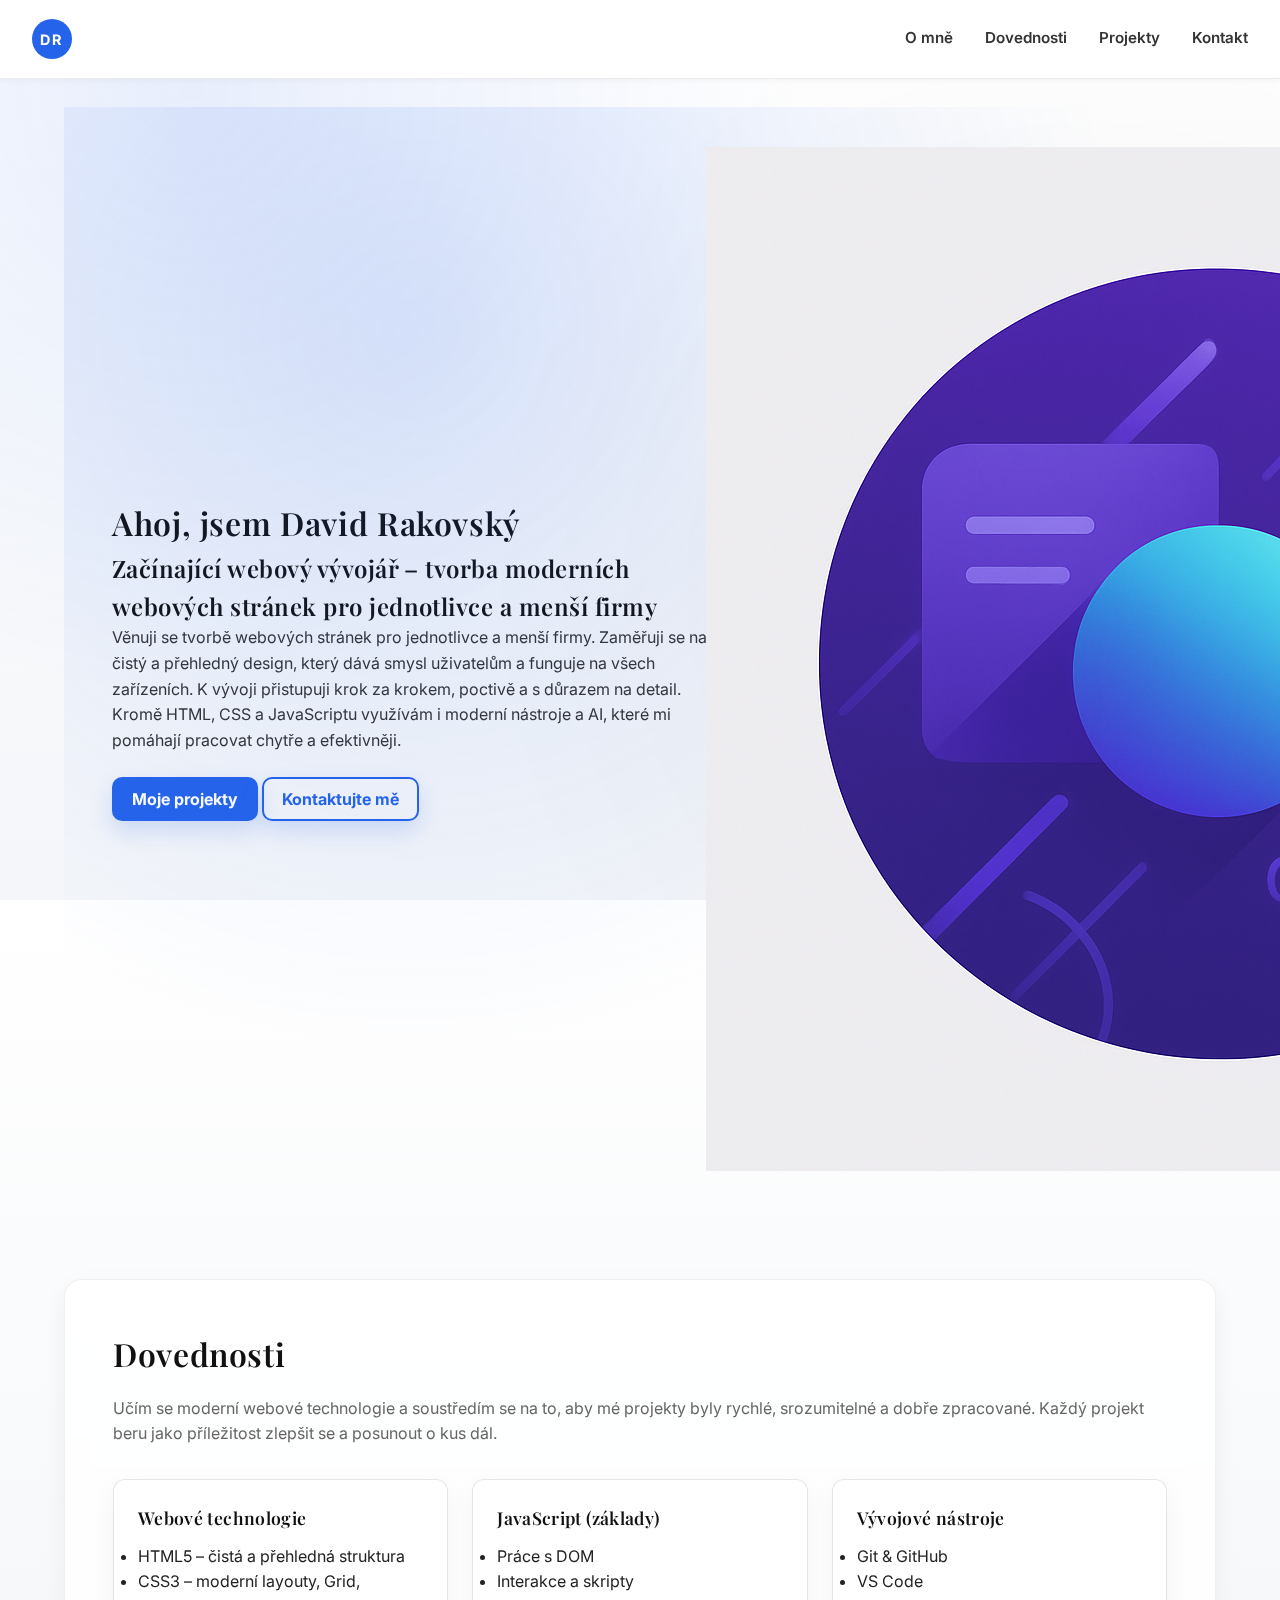
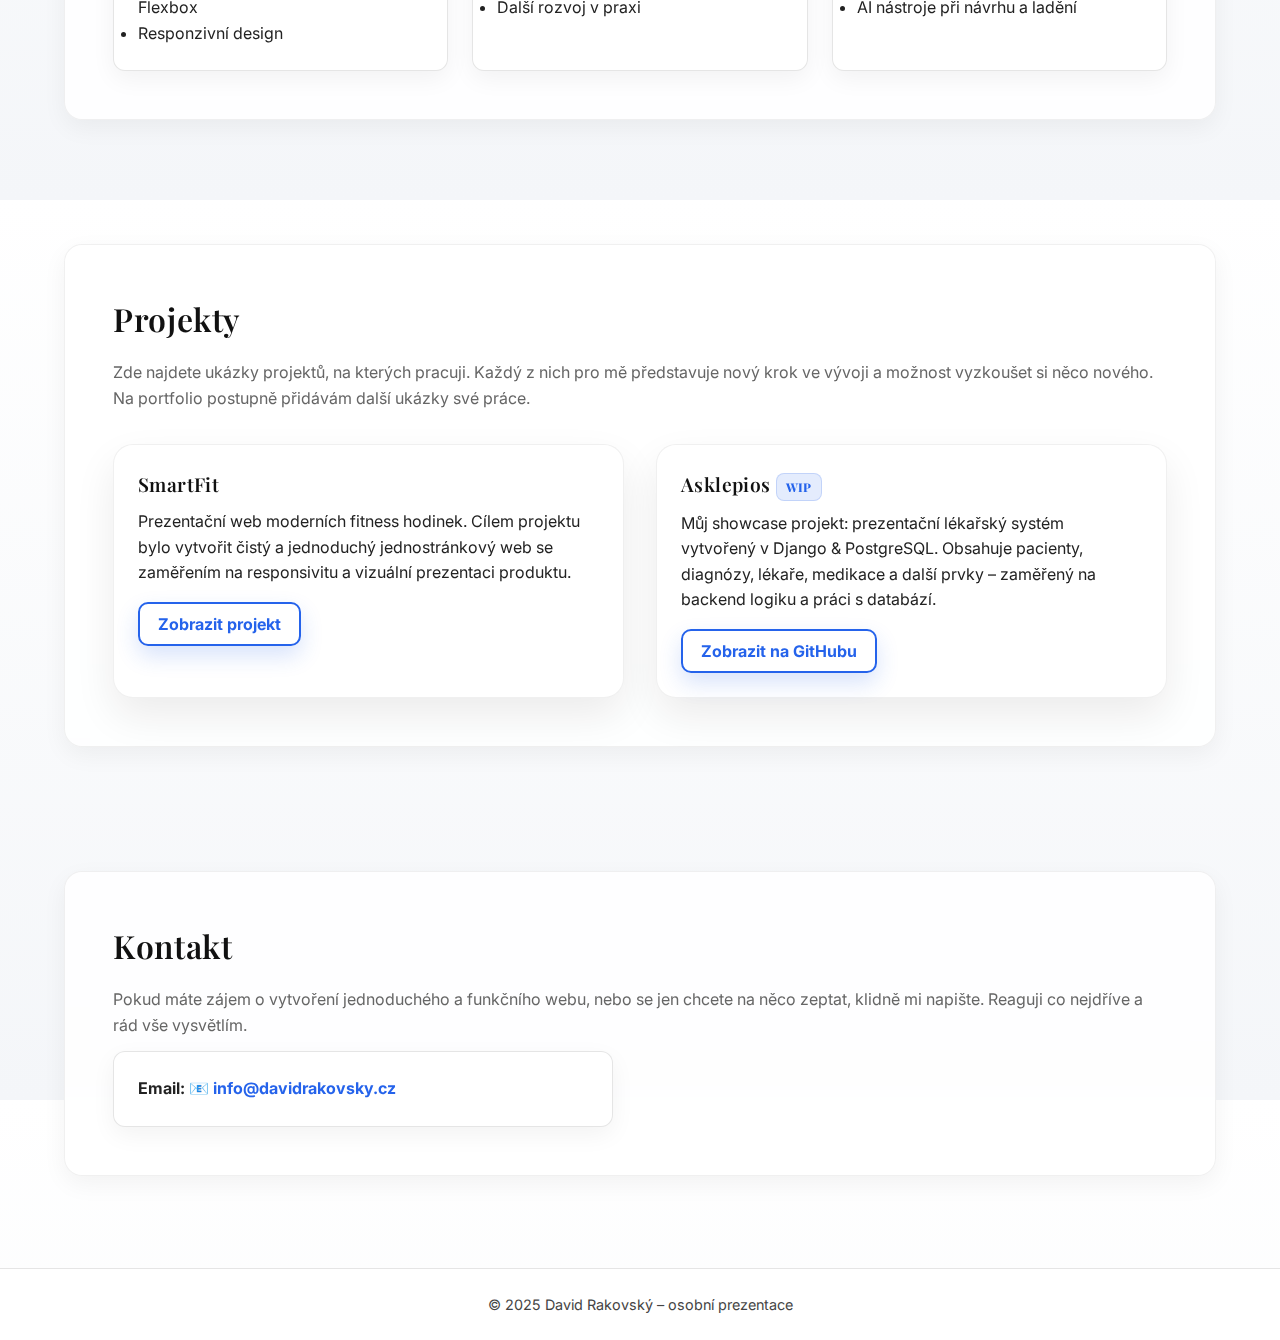
<file: index.html>
<!DOCTYPE html>
<html lang="cs">
<head>
    <meta charset="UTF-8">
    <meta name="viewport" content="width=device-width, initial-scale=1.0">

    <title>Webový vývojář David Rakovský – tvorba moderních webových stránek</title>

    <!-- Basic SEO -->
    <meta name="description" content="David Rakovský – začínající webový vývojář. Tvořím moderní, rychlé a přehledné webové stránky pro jednotlivce a menší firmy. Zaměřuji se na čistý design, responzivitu a postupný, poctivý vývoj.">
    <meta name="author" content="David Rakovský">
    <link rel="canonical" href="https://davidrakovsky.cz/">

    <!-- Open Graph (social sharing) -->
    <meta property="og:locale" content="cs_CZ">
    <meta property="og:type" content="website">
    <meta property="og:title" content="Webový vývojář David Rakovský – tvorba moderních webů">
    <meta property="og:description" content="Tvorba moderních, responzivních webových stránek pro jednotlivce a menší firmy. Důraz na čistý design, rychlost a použitelnost.">
    <meta property="og:url" content="https://davidrakovsky.cz/">
    <meta property="og:image" content="https://davidrakovsky.cz/img/avatar-tech.png">

    <!-- Twitter Cards (X) -->
    <meta name="twitter:card" content="summary_large_image">
    <meta name="twitter:title" content="Webový vývojář David Rakovský – tvorba moderních webů">
    <meta name="twitter:description" content="Tvořím jednoduché a funkční webové stránky na míru.">
    <meta name="twitter:image" content="https://davidrakovsky.cz/img/avatar-tech.png">

    <!-- Structured data – Person schema -->
    <script type="application/ld+json">
    {
      "@context": "https://schema.org",
      "@type": "Person",
      "name": "David Rakovský",
      "url": "https://davidrakovsky.cz/",
      "jobTitle": "Webový vývojář",
      "description": "Začínající webový vývojář, který staví jednoduché a funkční weby pro jednotlivce a menší firmy.",
      "image": "https://davidrakovsky.cz/img/avatar-tech.png",
      "knowsAbout": ["HTML", "CSS", "JavaScript", "Python", "Django"],
      "address": {
        "@type": "PostalAddress",
        "addressCountry": "CZ"
      }
    }
    </script>
    
    <!-- Google Fonts: sans-serif + serif for headings -->
    <link rel="preconnect" href="https://fonts.googleapis.com">
    <link rel="preconnect" href="https://fonts.gstatic.com" crossorigin>
    <link href="https://fonts.googleapis.com/css2?family=Inter:wght@400;500;600;700&family=Playfair+Display:wght@600;700&display=swap" rel="stylesheet">

    <!-- Styles -->
    <link rel="stylesheet" href="css/style.css">
</head>

<body>

    <main class="page-wrapper">

        <!-- Header / Navigation -->
        <header class="header">
            <div class="logo">DR</div>

            <!-- Mobile navigation toggle -->
            <button class="nav-toggle" aria-label="Otevřít navigaci" aria-expanded="false">
                <span></span>
                <span></span>
                <span></span>
            </button>

            <nav class="navbar">
                <a href="#about">O mně</a>
                <a href="#skills">Dovednosti</a>
                <a href="#projects">Projekty</a>
                <a href="#contact">Kontakt</a>
            </nav>
        </header>
        
        <main>
            <!-- Hero section -->
            <section id="about" class="hero">

                <div class="hero-content">
                    <h1 class="hero-title">Ahoj, jsem David Rakovský</h1>
                    <h2 class="hero-subtitle-main">Začínající webový vývojář – tvorba moderních webových stránek pro jednotlivce a menší firmy</h2>

                    <p class="hero-text">
                        Věnuji se tvorbě webových stránek pro jednotlivce a menší firmy. 
                        Zaměřuji se na čistý a přehledný design, který dává smysl uživatelům a funguje na všech zařízeních. 
                        K vývoji přistupuji krok za krokem, poctivě a s důrazem na detail. 
                        Kromě HTML, CSS a JavaScriptu využívám i moderní nástroje a AI, které mi pomáhají pracovat chytře a efektivněji.
                    </p>

                    <div class="hero-buttons">
                        <a href="#projects" class="btn primary-btn">Moje projekty</a>
                        <a href="#contact" class="btn ghost-btn">Kontaktujte mě</a>
                    </div>
                </div>

                <div class="hero-photo">
                    <img src="img/avatar-tech.png" 
                        alt="Abstraktní technický avatar – David Rakovský" 
                        class="hero-avatar">
                </div>

            </section>

            <!-- Skills section -->
            <section id="skills" class="skills-section">
                <h2 class="section-title">Dovednosti</h2>

                <p class="section-text">
                    Učím se moderní webové technologie a soustředím se na to, aby mé projekty byly 
                    rychlé, srozumitelné a dobře zpracované. Každý projekt beru jako příležitost 
                    zlepšit se a posunout o kus dál.
                </p>

                <div class="skills-grid">
                    <div class="skill-block">
                        <h3>Webové technologie</h3>
                        <ul>
                            <li>HTML5 – čistá a přehledná struktura</li>
                            <li>CSS3 – moderní layouty, Grid, Flexbox</li>
                            <li>Responzivní design</li>
                        </ul>
                    </div>

                    <div class="skill-block">
                        <h3>JavaScript (základy)</h3>
                        <ul>
                            <li>Práce s DOM</li>
                            <li>Interakce a skripty</li>
                            <li>Další rozvoj v praxi</li>
                        </ul>
                    </div>

                    <div class="skill-block">
                        <h3>Vývojové nástroje</h3>
                        <ul>
                            <li>Git & GitHub</li>
                            <li>VS Code</li>
                            <li>AI nástroje při návrhu a ladění</li>
                        </ul>
                    </div>
                </div>
            </section>

            <!-- Projects section -->
            <section id="projects" class="projects-section">
                <h2 class="section-title">Projekty</h2>

                <p class="section-text">
                    Zde najdete ukázky projektů, na kterých pracuji. 
                    Každý z nich pro mě představuje nový krok ve vývoji a možnost vyzkoušet si něco nového. 
                    Na portfolio postupně přidávám další ukázky své práce.
                </p>

                <div class="projects-grid">

                    <!-- Project: SMARTFIT landing page -->
                    <div class="project-card">
                        <h3>SmartFit</h3>
                        <p>
                            Prezentační web moderních fitness hodinek. Cílem projektu bylo 
                            vytvořit čistý a jednoduchý jednostránkový web se zaměřením na responsivitu 
                            a vizuální prezentaci produktu.
                        </p>
                        <a href="https://642dave.github.io/smartfit-website/index.html"
                            class="btn ghost-btn"
                            style="margin-top: 1rem;"
                            target="_blank" 
                            rel="noopener noreferrer">
                            Zobrazit projekt
                        </a>
                    </div>

                    <!-- Project: ASKLEPIOS medical system (Django) -->
                    <div class="project-card">
                        <h3>Asklepios <span class="badge">WIP</span></h3>

                        <p>
                            Můj showcase projekt: prezentační lékařský systém vytvořený v Django & PostgreSQL. 
                            Obsahuje pacienty, diagnózy, lékaře, medikace a další prvky – zaměřený na backend logiku 
                            a práci s databází.
                        </p>
                        <a href="https://github.com/642dave/Asklepios-project-personal-presentation"
                            class="btn ghost-btn"
                            style="margin-top: 1rem;"
                            target="_blank"
                            rel="noopener noreferrer">
                            Zobrazit na GitHubu
                        </a>

                    </div>

                </div>
            </section>

            <!-- Contact section -->
            <section id="contact" class="contact-section">
                <h2 class="section-title">Kontakt</h2>

                <p class="section-text">
                    Pokud máte zájem o vytvoření jednoduchého a funkčního webu, nebo se jen chcete na něco zeptat,
                    klidně mi napište. Reaguji co nejdříve a rád vše vysvětlím.
                </p>

                <div class="contact-box">

                    <p><strong>Email:</strong> 📧 
                        <a href="mailto:info@davidrakovsky.cz">info@davidrakovsky.cz</a>
                    </p>
                    <!--<p><strong>LinkedIn:</strong> <a href="#">To be added later</a></p>-->

                </div>

            </section>

        </main>

        <!-- Footer -->
        <footer class="footer">
            <p>© 2025 David Rakovský – osobní prezentace</p>
        </footer>

    </div>
    
    <script src="js/main.js" defer></script>

</body>
</html>
</file>
<file: css/style.css>
/* =========================================================
   davidrakovsky.cz — style.css
   Clean design system + global atmosphere (2026)
   ========================================================= */

/* =========================================================
   0) DESIGN TOKENS
   ========================================================= */

:root {
  /* Brand / accents */
  --accent: #2563eb;
  --accent-hover: #1d4ed8;
  --focus: rgba(37, 99, 235, 0.45);

  /* Base surfaces & text */
  --bg-main: #ffffff;
  --bg-soft: #f4f6f9;

  --surface: #ffffff;
  --text: #222;
  --heading: #111;
  --muted: #555;
  --muted-2: #666;

  /* Atmosphere intensity */
  --ambient-blue: rgba(37, 99, 235, 0.10);
  --ambient-dark: rgba(0, 0, 0, 0.04);

  /* Cards */
  --card-bg: rgba(255, 255, 255, 0.86);
  --card-blur: 10px;
  --border: rgba(0, 0, 0, 0.06);

  /* Radius */
  --radius-sm: 10px;
  --radius: 12px;
  --radius-lg: 16px;
  --radius-xl: 18px;
  --radius-2xl: 20px;

  /* Shadows (soft hierarchy) */
  --shadow-soft: 0 8px 24px rgba(0, 0, 0, 0.05);
  --shadow-md: 0 12px 30px rgba(15, 23, 42, 0.06);
  --shadow-medium: 0 18px 40px rgba(0, 0, 0, 0.08);
  --shadow-hover: 0 25px 60px rgba(0, 0, 0, 0.12);

  /* Layout */
  --container: 1200px;
  --container-pad: 90%;
  --header-offset: 90px;
}

/* =========================================================
   1) RESET & BASE
   ========================================================= */

*,
*::before,
*::after {
  margin: 0;
  padding: 0;
  box-sizing: border-box;
}

html { scroll-behavior: smooth; }
html, body { height: 100%; }

body {
  font-family: "Inter", system-ui, -apple-system, BlinkMacSystemFont, "Segoe UI", Roboto, sans-serif;
  color: var(--text);
  line-height: 1.6;

  /* Global atmosphere base */
  background: linear-gradient(180deg, var(--bg-main) 0%, var(--bg-soft) 100%);
  position: relative;
}

/* Ambient light layers (under everything) */
body::before {
  content: "";
  position: fixed;
  inset: 0;
  z-index: -1;
  pointer-events: none;

  background:
    radial-gradient(circle at 15% 10%, var(--ambient-blue), transparent 45%),
    radial-gradient(circle at 85% 65%, var(--ambient-dark), transparent 50%);
}

/* Headings */
h1, h2, h3,
.hero-title,
.section-title {
  font-family: "Playfair Display", "Times New Roman", serif;
  font-weight: 600;
  letter-spacing: 0.02em;
  color: var(--heading);
}

h3 {
  font-size: 1.3rem;
  font-weight: 600;
  margin-bottom: 0.5rem;
}

/* Accessible focus */
a, button { outline: none; }

a:focus-visible,
button:focus-visible {
  outline: 3px solid var(--focus);
  outline-offset: 3px;
  border-radius: 10px;
}

a::-moz-focus-inner,
button::-moz-focus-inner { border: 0; }

/* Smooth anchor offset for sticky header */
#services, #pricing, #process, #projects, #contact {
  scroll-margin-top: var(--header-offset);
}

/* =========================================================
   2) LAYOUT WRAPPER
   ========================================================= */

.page-wrapper {
  display: flex;
  flex-direction: column;
  min-height: 100vh;
  background: transparent;
  position: relative;
  z-index: 0;
}

/* Ensure content stays above atmosphere layer */
main, header, footer { position: relative; z-index: 1; }

/* Main spacing */
main {
  display: grid;
  gap: 28px;
}

/* Section "glass cards" for readability */
main > section {
  background: var(--card-bg);
  backdrop-filter: blur(var(--card-blur));
  border-radius: var(--radius-xl);
  box-shadow: var(--shadow-soft);
  border: 1px solid var(--border);

  padding: clamp(2rem, 4vw, 3rem);
}

/* Hero stays "open" (not in a card) */
main > .hero {
  background: transparent;
  backdrop-filter: none;
  box-shadow: none;
  border: none;
}

/* Container widths for content sections */
.skills-section,
.projects-section,
.contact-section,
.services-section,
.pricing-section,
.faq-section {
  width: min(var(--container), var(--container-pad));
  margin: 2rem auto 4rem auto;
}

/* =========================================================
   3) HEADER / NAVIGATION
   ========================================================= */

.header {
  position: sticky;
  top: 0;
  z-index: 100;

  display: flex;
  justify-content: space-between;
  align-items: center;

  padding: 1.2rem 2rem;
  background: var(--surface);
  border-bottom: 1px solid rgba(0,0,0,0.08);
  box-shadow: 0 2px 6px rgba(0, 0, 0, 0.04);
}

.logo {
  display: inline-flex;
  align-items: center;
  justify-content: center;

  width: 40px;
  height: 40px;
  border-radius: 999px;

  font-family: "Inter", system-ui, sans-serif;
  font-weight: 700;
  letter-spacing: 0.14em;
  font-size: 0.9rem;

  color: #fff;
  background: var(--accent);

  cursor: pointer;
  user-select: none;
  transition: transform 0.15s ease, opacity 0.15s ease;
}

.logo:hover {
  transform: translateY(-1px);
  opacity: 0.92;
}

.navbar {
  display: flex;
  gap: 2rem;
}

.navbar a {
  position: relative;
  text-decoration: none;
  color: #333;
  font-size: 0.95rem;
  font-weight: 600;
  padding-bottom: 2px;
  transition: color 0.2s ease;
}

.navbar a::after {
  content: "";
  position: absolute;
  left: 0;
  bottom: 0;
  width: 0;
  height: 2px;
  background: var(--accent);
  transition: width 0.20s ease;
}

.navbar a:hover { color: var(--accent); }
.navbar a:hover::after { width: 100%; }

/* Mobile nav toggle */
.nav-toggle {
  display: none;
  border: none;
  background: none;
  cursor: pointer;
  padding: 0.3rem;
}

.nav-toggle span {
  display: block;
  width: 22px;
  height: 2px;
  background: #333;
  border-radius: 999px;
  transition: transform 0.2s ease, opacity 0.2s ease, background 0.2s ease;
}

.nav-toggle span + span { margin-top: 5px; }

/* =========================================================
   4) BUTTON SYSTEM
   ========================================================= */

.btn,
.cta-button,
.secondary-button {
  display: inline-flex;
  align-items: center;
  justify-content: center;

  min-height: 52px;
  padding: 0 22px;

  border-radius: var(--radius-sm);
  font-weight: 700;
  text-decoration: none;
  line-height: 1;

  border: 2px solid transparent;
  transition: background-color 0.2s ease, transform 0.2s ease, border-color 0.2s ease, color 0.2s ease, box-shadow 0.2s ease;
  cursor: pointer;
}

/* Primary */
.btn,
.cta-button {
  background: var(--accent);
  color: #fff;
  box-shadow: 0 10px 22px rgba(37, 99, 235, 0.18);
}

.btn:hover,
.cta-button:hover {
  background: var(--accent-hover);
  transform: translateY(-1px);
}

/* Ghost / secondary */
.ghost-btn,
.secondary-button {
  background: transparent;
  color: var(--accent);
  border-color: var(--accent);
}

.ghost-btn:hover,
.secondary-button:hover {
  background: rgba(37, 99, 235, 0.08);
  transform: translateY(-1px);
}

/* Card button sizing */
.btn {
  min-height: 44px;
  padding: 0 18px;
}

/* Text link */
.text-link {
  display: inline-block;
  margin-top: 12px;
  color: var(--accent);
  text-decoration: none;
  font-weight: 700;
}

.text-link:hover { text-decoration: underline; }

/* =========================================================
   5) HERO
   ========================================================= */

.hero {
  display: grid;
  position: relative;
  grid-template-columns: minmax(0, 1.2fr) minmax(0, 0.8fr);
  align-items: center;
  gap: 3rem;

  padding-top: 2.5rem;

  width: min(var(--container), var(--container-pad));
  margin: 0 auto;
}

/* Local hero highlight */
.hero::before {
  content: "";
  position: absolute;
  inset: 0;
  pointer-events: none;

  background: radial-gradient(
    circle at 30% 20%,
    rgba(37, 99, 235, 0.14),
    transparent 60%
  );
}

.hero-title-main {
  font-size: clamp(40px, 5vw, 72px);
  line-height: 1.03;
  letter-spacing: -0.02em;
  margin: 0 0 16px 0;
  font-weight: 700;
}

.hero-text {
  max-width: 60ch;
  color: #333;
  margin: 0 0 24px;
}

.hero-subtitle {
  margin-top: 1.25rem;
  font-family: "Inter", system-ui, sans-serif;
  font-weight: 700;
  font-size: 1.05rem;
  color: #333;
}

.benefits {
  list-style: none;
  padding: 0;
  margin: 0 0 24px;
  display: grid;
  gap: 10px;
}

.hero-actions {
  display: flex;
  gap: 12px;
  align-items: center;
  margin-bottom: 10px;
}

.cta-note {
  margin-top: 10px;
  font-size: 0.9rem;
  opacity: 0.82;
}

/* Hero photo mockup */
.hero-photo {
  position: relative;
  display: grid;
  place-items: center;
  justify-self: center;
  width: min(520px, 42vw);
  aspect-ratio: 1 / 1;
}

.hero-visual-bg {
  position: absolute;
  inset: 6%;
  border-radius: 999px;
  background: rgba(0, 0, 0, 0.03);
  box-shadow: 0 20px 60px rgba(0, 0, 0, 0.10);
}

.hero-mockup {
  position: relative;
  width: 92%;
  height: auto;
  object-fit: contain;
  border-radius: 14px;
  filter: drop-shadow(0 18px 40px rgba(0, 0, 0, 0.18));
}

/* =========================================================
   6) GENERIC SECTION TYPOGRAPHY
   ========================================================= */

.section-title {
  font-size: 2rem;
  margin-bottom: 1rem;
}

.section-text {
  font-size: 1rem;
  color: var(--muted-2);
  margin-bottom: 2rem;
}

/* =========================================================
   7) PRICING
   ========================================================= */

.pricing-grid {
  display: grid;
  grid-template-columns: repeat(auto-fit, minmax(260px, 1fr));
  gap: 2rem;
  margin-top: 2rem;
}

.pricing-card {
  background: var(--surface);
  border-radius: var(--radius);
  padding: 1.8rem;
  box-shadow: var(--shadow-md);
  border: 1px solid transparent;

  transition: transform .25s ease, box-shadow .25s ease;
}

.pricing-card:hover {
  transform: translateY(-6px);
  box-shadow: var(--shadow-hover);
}

.pricing-card h3 {
  font-family: "Playfair Display", serif;
  font-size: 1.4rem;
  margin-bottom: 0.8rem;
}

.pricing-card ul {
  list-style: disc;
  padding-left: 1.2rem;
  line-height: 1.6;
}

/* Featured */
.pricing-card.is-featured {
  border: 2px solid rgba(37, 99, 235, 0.45);
  box-shadow: 0 10px 30px rgba(0, 0, 0, 0.08);
}

.pricing-card:not(.is-featured) .btn {
  opacity: 0.92;
}

.plan-badge {
  display: inline-block;
  font-size: 0.85rem;
  font-weight: 800;
  padding: 6px 10px;
  border-radius: 999px;
  background: rgba(37, 99, 235, 0.12);
  color: var(--accent);
  margin: 0 0 12px;
}

.plan-note {
  margin: 8px 0 16px;
  color: #444;
}

.pricing-card-actions {
  margin-top: 18px;
  display: flex;
  flex-direction: column;
  gap: 10px;
  align-items: flex-start;
}

/* CTA box */
.pricing-cta {
  margin-top: 1.5rem;
  padding: 1.5rem;
  background: var(--surface);
  border: 1px solid rgba(0,0,0,0.10);
  border-radius: var(--radius);
  box-shadow: var(--shadow-soft);
}

.pricing-cta-title {
  font-family: "Playfair Display", serif;
  font-size: 1.4rem;
  margin-bottom: 0.5rem;
}

.pricing-cta-text {
  color: #555;
  margin-bottom: 1rem;
}

.pricing-cta-actions {
  display: flex;
  gap: 16px;
  flex-wrap: wrap;
  align-items: center;
  margin-top: 0.5rem;
}

.pricing-cta-note {
  margin-top: 0.9rem;
  font-size: 0.95rem;
  color: var(--muted-2);
}

/* Highlight helper (used by JS scroll highlight) */
.pricing-card.is-highlighted {
  background: linear-gradient(0deg, rgba(37, 99, 235, 0.08), rgba(37, 99, 235, 0.08));
  border-color: rgba(37, 99, 235, 0.30);
}

.pricing-card.is-highlighted h3 { color: var(--accent); }

/* =========================================================
   8) SERVICES / SKILLS
   ========================================================= */

.skills-grid {
  display: grid;
  grid-template-columns: repeat(3, 1fr);
  gap: 1.5rem;
}

.skill-block {
  background: var(--surface);
  padding: 1.5rem;
  border-radius: var(--radius);
  border: 1px solid rgba(0,0,0,0.10);
  box-shadow: var(--shadow-soft);
}

.skill-block h3 {
  margin-bottom: 0.75rem;
  font-size: 1.1rem;
}

.skill-block p + p { margin-top: 0.6rem; }

/* =========================================================
   9) PROJECTS
   ========================================================= */

.projects-grid {
  display: grid;
  grid-template-columns: repeat(2, 1fr);
  gap: 2rem;
}

.project-card {
  background: #fff;
  padding: 1.5rem;
  border-radius: var(--radius-2xl);
  border: 1px solid var(--border);
  box-shadow: var(--shadow-medium);

  transition: transform .25s ease, box-shadow .25s ease;
}

.project-card:hover {
  transform: translateY(-6px);
  box-shadow: var(--shadow-hover);
}

.project-card h3 {
  margin-bottom: 0.6rem;
  font-size: 1.2rem;
}

.project-meta { margin-bottom: 0.5rem; }

.project-actions {
  display: flex;
  gap: 0.75rem;
  flex-wrap: wrap;
  margin-top: 1rem;
}

.badge {
  display: inline-block;
  padding: 0.2rem 0.55rem;
  background: rgba(37, 99, 235, 0.12);
  color: var(--accent);
  border-radius: 8px;
  font-size: 0.75rem;
  font-weight: 800;
  border: 1px solid rgba(37, 99, 235, 0.18);
}

/* =========================================================
   10) CONTACT
   ========================================================= */

.contact-section p { margin-bottom: 0.8rem; }

.contact-actions {
  display: flex;
  justify-content: flex-start;
  gap: 16px;
  flex-wrap: wrap;
  align-items: center;
  margin: 1rem 0;
}

.contact-box {
  display: flex;
  flex-direction: column;
  gap: 0.25rem;
  background: var(--surface);
  padding: 1.5rem;
  border-radius: var(--radius);
  border: 1px solid rgba(0,0,0,0.10);
  box-shadow: var(--shadow-soft);
  max-width: 500px;
}

.contact-box p { margin: 0; }

.contact-box a,
.social-link {
  color: var(--accent);
  text-decoration: none;
  font-weight: 700;
}

.contact-box a:hover,
.social-link:hover { text-decoration: underline; }

/* =========================================================
   11) FAQ
   ========================================================= */

.faq-section { margin-bottom: 2rem; }

.faq-section .faq-item {
  margin-top: 12px;
  border: 1px solid rgba(0,0,0,0.10);
  border-radius: 14px;
  background: rgba(255,255,255,0.55);
  overflow: hidden;
}

.faq-section .faq-item > summary {
  list-style: none;
  cursor: pointer;
  padding: 14px 16px;
  font-size: 1.02rem;
  line-height: 1.25;
  font-weight: 800;
  margin: 0;

  display: flex;
  align-items: center;
  justify-content: space-between;
  gap: 12px;
}

.faq-section .faq-item > summary::-webkit-details-marker { display: none; }

.faq-section .faq-item > summary:hover { background: rgba(0,0,0,0.03); }

.faq-section .faq-item > summary::after {
  content: "▾";
  font-size: 1rem;
  opacity: 0.75;
  transform: rotate(0deg);
  transition: transform 160ms ease;
}

.faq-section .faq-item[open] > summary::after { transform: rotate(180deg); }

.faq-section .faq-content {
  padding: 0 16px 14px;
  animation: faqFade 0.2s ease;
}

@keyframes faqFade {
  from { opacity: 0; transform: translateY(-4px); }
  to { opacity: 1; transform: translateY(0); }
}

.faq-section .faq-content p {
  margin: 0;
  line-height: 1.6;
  opacity: 0.92;
}

/* =========================================================
   12) FOOTER
   ========================================================= */

.footer {
  margin-top: auto;
  padding: 1.5rem;
  text-align: center;
  border-top: 1px solid rgba(0,0,0,0.10);
  background: var(--surface);
  font-size: 0.9rem;
  color: #444;
}

.footer a {
  color: inherit;
  text-decoration: underline;
  text-underline-offset: 3px;
  opacity: 0.9;
}

.footer a:hover { opacity: 1; }

/* =========================================================
   13) RESPONSIVE
   ========================================================= */

@media (max-width: 900px) {
  .hero {
    grid-template-columns: 1fr;
    gap: 1.25rem;
    padding: 2.2rem 1.25rem;
    width: 100%;
    max-width: var(--container);
  }

  .hero-content { order: 1; }

  .hero-photo {
    order: 2;
    width: min(420px, 92vw);
    aspect-ratio: auto;
    margin: 8px auto 0;
  }

  .hero-visual-bg {
    inset: 10%;
    box-shadow: 0 16px 40px rgba(0,0,0,0.08);
  }

  .hero-mockup {
    width: 100%;
    max-width: 420px;
    border-radius: 16px;
  }

  .hero-actions { justify-content: center; }

  .hero-title-main {
    font-size: clamp(34px, 7vw, 52px);
  }
}

@media (max-width: 768px) {
  body::before { opacity: 0.65; }

  main { gap: 18px; }
  main > section { border-radius: 16px; }

  .skills-grid,
  .projects-grid { grid-template-columns: 1fr; }

  .skills-section,
  .projects-section,
  .services-section,
  .pricing-section,
  .contact-section,
  .faq-section {
    width: 100%;
    padding: 0 1rem;
  }

  .project-card,
  .skill-block {
    max-width: 420px;
    margin: 0 auto;
  }

  .header { padding: 0.8rem 1rem; }

  .nav-toggle { display: block; }

  .navbar {
    position: absolute;
    left: 0;
    right: 0;
    top: 100%;
    background: var(--surface);

    display: flex;
    flex-direction: column;
    align-items: center;
    justify-content: flex-start;

    padding: 0;
    margin: 0;
    border-bottom: 1px solid rgba(0,0,0,0.10);

    max-height: 0;
    overflow: hidden;
    transition: max-height 0.25s ease;
  }

  .navbar a {
    width: 100%;
    padding: 0.75rem 1.2rem;
    text-align: center;
    font-size: 0.95rem;
  }

  body.nav-open .navbar { max-height: 100vh; }

  body.nav-open .nav-toggle span:nth-child(1) {
    transform: translateY(7px) rotate(45deg);
  }

  body.nav-open .nav-toggle span:nth-child(2) { opacity: 0; }

  body.nav-open .nav-toggle span:nth-child(3) {
    transform: translateY(-7px) rotate(-45deg);
  }
}

/* =========================================================
   MOBILE LAYOUT — 520px
   ========================================================= */

@media (max-width: 520px) {

  /* ---------- Header ---------- */

  .header {
    padding: 0.7rem 1rem;
  }

  /* ---------- Main vertical rhythm ---------- */

  main {
    gap: 22px;               /* hlavní spacing mezi sekcemi */
    padding-top: 12px;       /* odsazení od sticky header */
  }

  /* Remove desktop section margins (grid now controls spacing) */

  .skills-section,
  .projects-section,
  .contact-section,
  .services-section,
  .pricing-section,
  .faq-section {
    margin: 0 auto;
    width: 100%;
    padding-left: 1rem;
    padding-right: 1rem;
  }

  /* Slight premium padding inside section cards */

  main > section:not(.hero) {
    padding-top: 2.25rem;
  }

  /* ---------- HERO ---------- */

  main > .hero {
    padding: 1.1rem 1rem;
    margin-top: 0.75rem;
    gap: 0.9rem;
    width: 100%;
  }

  /* Softer background glow */

  .hero::before {
    opacity: 0.55;
  }

  /* Hero title */

  .hero-title-main {
    font-size: clamp(28px, 8.2vw, 40px);
    line-height: 1.00;
    margin-bottom: 10px;
  }

  /* Hero paragraph */

  .hero-text {
    font-size: 0.98rem;
    line-height: 1.45;
    margin-bottom: 12px;
    max-width: 46ch;
  }

  /* Subtitle */

  .hero-subtitle {
    margin-top: 0.7rem;
    font-size: 0.98rem;
  }

  /* Benefits */

  .benefits {
    gap: 6px;
    margin-bottom: 12px;
  }

  .benefits li {
    font-size: 0.96rem;
    line-height: 1.35;
  }

  /* CTA */

  .hero-actions {
    margin-top: 0.75rem;
  }

  .cta-button,
  .secondary-button {
    width: 100%;
    min-height: 48px;
  }

  .cta-note {
    font-size: 0.86rem;
    margin-top: 8px;
  }

  @media (max-width: 520px) {
  /* PROCESS list: only mobile */
  #process ol.section-text {
    padding-left: 1.35rem;      /* odsazení čísel od kraje */
    margin-left: 0;             /* jistota */
  }

  #process ol.section-text li {
    margin: 0.75rem 0;          /* více “vzduchu” mezi kroky */
    line-height: 1.5;           /* čitelnější na mobilu */
  }

  /* ---------- Pricing CTA ---------- */

  .pricing-cta-actions {
    flex-direction: column;
    align-items: stretch;
  }

}
</file>
